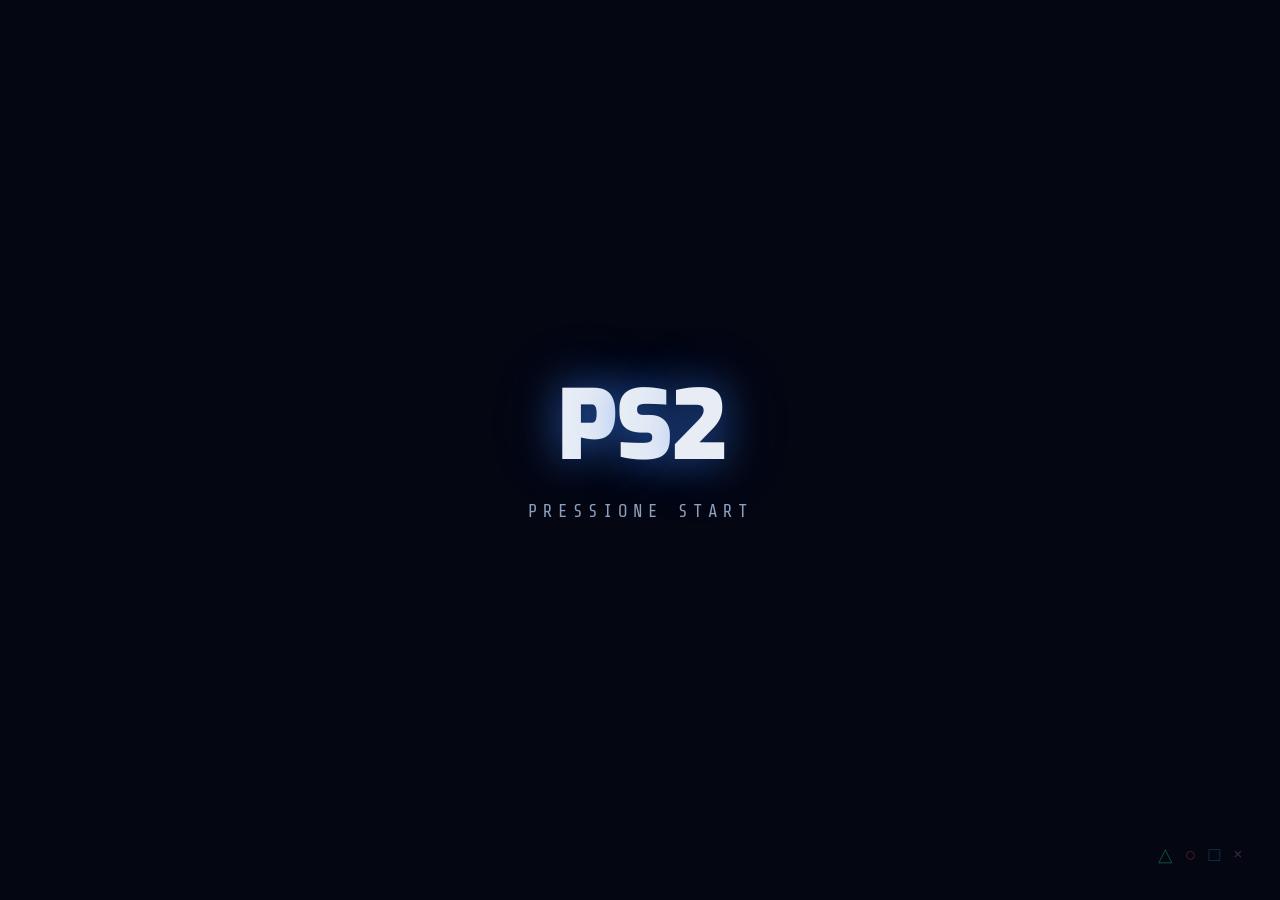
<file: index.html>
<!doctype html>
<html lang="pt-BR">
  <head>
    <meta charset="UTF-8" />
    <meta name="viewport" content="width=device-width, initial-scale=1.0" />
    <link rel="stylesheet" href="/public/css/style.css" />
    <link rel="preconnect" href="https://fonts.googleapis.com" />
    <link rel="preconnect" href="https://fonts.gstatic.com" crossorigin />
    <link
      href="https://fonts.googleapis.com/css2?family=Exo:ital,wght@0,100..900;1,100..900&family=Share+Tech+Mono&display=swap"
      rel="stylesheet"
    />
    <title>Allan Fernandes — Portfólio</title>
  </head>
  <body>
    <!-- Background canvas (PS2 waves) -->
    <canvas id="ps2-bg"></canvas>

    <!-- ① Start Screen -->
    <div class="start-screen" id="startScreen" role="button" tabindex="0" aria-label="Pressione para entrar">
      <div class="start-logo">
        <div class="ps2-logo">
          <span>P</span><span>S</span><span>2</span>
        </div>
        <p class="start-hint">Pressione Start</p>
      </div>
      <div class="ps2-buttons">
        <span style="color:#2ecc71">△</span>
        <span style="color:#e74c3c">○</span>
        <span style="color:#3498db">□</span>
        <span style="color:#9b59b6">×</span>
      </div>
    </div>

    <!-- ② Intro Text -->
    <div class="intro-screen" id="introScreen" aria-hidden="true">
      <div class="intro-content">
        <p class="intro-sub">Bem-vindo ao portfólio de</p>
        <h1 class="intro-title">Allan Fernandes</h1>
        <p class="intro-role">Desenvolvedor Full Stack</p>
      </div>
    </div>

    <!-- ③ Main Menu -->
    <main id="mainContent">
      <header class="main-header">
        <div class="header-title">
          <span class="ps-icon">⬡</span>
          <h1>Allan Fernandes</h1>
        </div>
        <div class="header-date" id="headerDate"></div>
      </header>

      <section class="menu-section">
        <span class="menu-label">// Menu Principal</span>

        <div class="memory-card">
          <!-- Sobre Mim -->
          <a class="cards" href="/sobre-mim.html">
            <div class="card-icon">
              <img src="/public/img/icons/icons8-sobre-mim-100.png" alt="" />
            </div>
            <div class="card-info">
              <p class="card-title">Sobre Mim</p>
              <p class="card-desc">Quem sou eu</p>
            </div>
            <span class="card-btn">○</span>
          </a>

          <!-- Projetos -->
          <a class="cards" href="/projetos.html">
            <div class="card-icon">
              <img src="/public/img/icons/icons8-codigo-100.png" alt="" />
            </div>
            <div class="card-info">
              <p class="card-title">Projetos</p>
              <p class="card-desc">Meu trabalho</p>
            </div>
            <span class="card-btn">○</span>
          </a>

          <!-- Contato -->
          <a class="cards" href="/contato.html">
            <div class="card-icon">
              <div class="contact-icon">✉</div>
            </div>
            <div class="card-info">
              <p class="card-title">Contato</p>
              <p class="card-desc">Fale comigo</p>
            </div>
            <span class="card-btn">○</span>
          </a>
        </div>
      </section>

      <footer class="main-footer">
        <span>© 2025 Allan Fernandes</span>
        <div class="footer-controls">
          <span><span class="btn-x">×</span> Sair</span>
          <span><span class="btn-o">○</span> Selecionar</span>
        </div>
      </footer>
    </main>

    <script src="/public/js/ps2-bg.js" defer></script>
    <script src="/public/js/StartScreen.js" defer></script>
  </body>
</html>
</file>
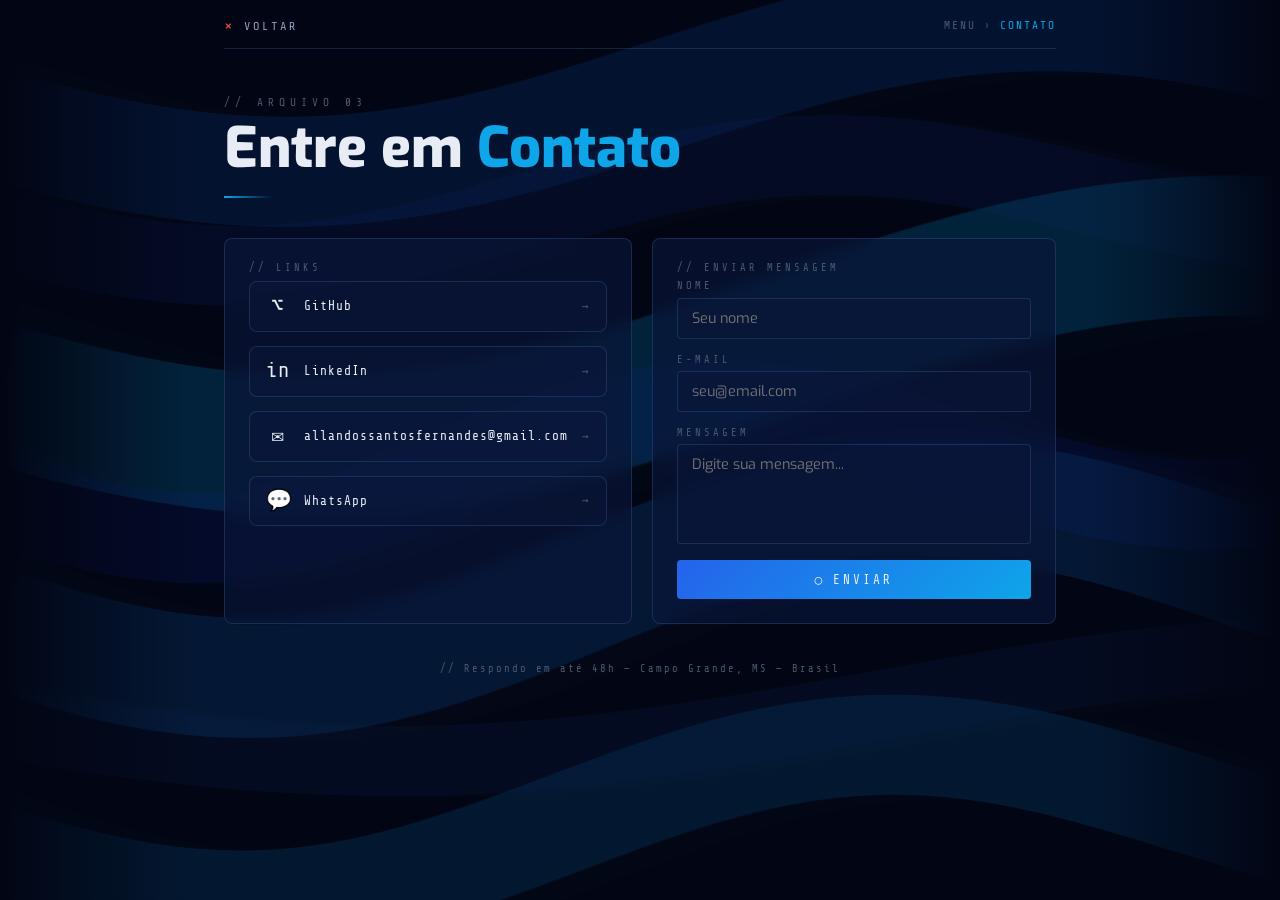
<file: contato.html>
<!doctype html>
<html lang="pt-BR">
  <head>
    <meta charset="UTF-8" />
    <meta name="viewport" content="width=device-width, initial-scale=1.0" />
    <link rel="stylesheet" href="/public/css/style.css" />
    <link rel="preconnect" href="https://fonts.googleapis.com" />
    <link rel="preconnect" href="https://fonts.gstatic.com" crossorigin />
    <link
      href="https://fonts.googleapis.com/css2?family=Exo:ital,wght@0,100..900;1,100..900&family=Share+Tech+Mono&display=swap"
      rel="stylesheet"
    />
    <title>Contato — Allan Fernandes</title>
    <style>
      body { overflow: auto; }
    </style>
  </head>
  <body>
    <canvas id="ps2-bg"></canvas>

    <div class="page-wrapper">

      <!-- Nav -->
      <nav class="page-nav">
        <a class="nav-back" href="/index.html">
          <span class="btn-symbol">×</span> Voltar
        </a>
        <span class="nav-breadcrumb">MENU &rsaquo; <span>CONTATO</span></span>
      </nav>

      <!-- Header -->
      <header class="page-header">
        <span class="page-section-label">// Arquivo 03</span>
        <h1 class="page-title">Entre em <span class="accent">Contato</span></h1>
        <div class="page-divider"></div>
      </header>

      <!-- Content Grid -->
      <div class="contact-grid">

        <!-- Links sociais -->
        <div class="ps-card">
          <span class="ps-card-label">// Links</span>
          <div class="contact-links-list">

            <!-- Edite os hrefs abaixo com seus links reais -->
            <a class="contact-link" href="https://github.com/" target="_blank" rel="noopener">
              <span class="cl-icon">⌥</span>
              <span class="cl-label">GitHub</span>
              <span class="cl-arrow">→</span>
            </a>

            <a class="contact-link" href="https://www.linkedin.com/in/allan-fernandes-665396230/" target="_blank" rel="noopener">
              <span class="cl-icon">in</span>
              <span class="cl-label">LinkedIn</span>
              <span class="cl-arrow">→</span>
            </a>

            <a class="contact-link" href="allandossantosfernandes@gmail.com">
              <span class="cl-icon">✉</span>
              <span class="cl-label">allandossantosfernandes@gmail.com</span>
              <span class="cl-arrow">→</span>
            </a>

            <a class="contact-link" href="https://wa.me/5567991813254" target="_blank" rel="noopener">
              <span class="cl-icon">💬</span>
              <span class="cl-label">WhatsApp</span>
              <span class="cl-arrow">→</span>
            </a>

          </div>
        </div>

        <!-- Formulário -->
        <div class="ps-card">
          <span class="ps-card-label">// Enviar Mensagem</span>
          <div class="contact-form" id="contactForm">
            <div class="form-group">
              <label for="cf-name">Nome</label>
              <input type="text" id="cf-name" placeholder="Seu nome" autocomplete="off" />
            </div>

            <div class="form-group">
              <label for="cf-email">E-mail</label>
              <input type="email" id="cf-email" placeholder="seu@email.com" autocomplete="off" />
            </div>

            <div class="form-group">
              <label for="cf-msg">Mensagem</label>
              <textarea id="cf-msg" placeholder="Digite sua mensagem..."></textarea>
            </div>

            <button class="form-btn" id="sendBtn" type="button">
              <span>○</span> Enviar
            </button>

            <p id="formFeedback" style="font-family:var(--mono);font-size:0.75rem;color:var(--accent);display:none;text-align:center;letter-spacing:2px;"></p>
          </div>
        </div>

      </div><!-- /contact-grid -->

      <!-- Nota -->
      <p style="font-family:var(--mono);font-size:0.65rem;letter-spacing:2px;color:var(--silver-dim);margin-top:8px;text-align:center;">
        // Respondo em até 48h &mdash; Campo Grande, MS &mdash; Brasil
      </p>

    </div>

    <script src="/public/js/ps2-bg.js" defer></script>
    <script defer>
      /**
       * Formulário de contato — por padrão usa mailto:.
       * Para integrar com um backend / Formspree / EmailJS,
       * substitua a lógica dentro do sendBtn listener.
       */
      document.getElementById('sendBtn').addEventListener('click', () => {
        const name  = document.getElementById('cf-name').value.trim();
        const email = document.getElementById('cf-email').value.trim();
        const msg   = document.getElementById('cf-msg').value.trim();
        const fb    = document.getElementById('formFeedback');

        if (!name || !email || !msg) {
          fb.style.color = '#e74c3c';
          fb.textContent = '// Preencha todos os campos.';
          fb.style.display = 'block';
          return;
        }

        // Fallback: abre cliente de e-mail do usuário
        const subject = encodeURIComponent(`Contato via Portfólio — ${name}`);
        const body    = encodeURIComponent(`Nome: ${name}\nE-mail: ${email}\n\n${msg}`);
        window.location.href = `mailto:seuemail@email.com?subject=${subject}&body=${body}`;

        fb.style.color = 'var(--accent)';
        fb.textContent = '// Redirecionando para cliente de e-mail...';
        fb.style.display = 'block';
      });
    </script>
  </body>
</html>
</file>
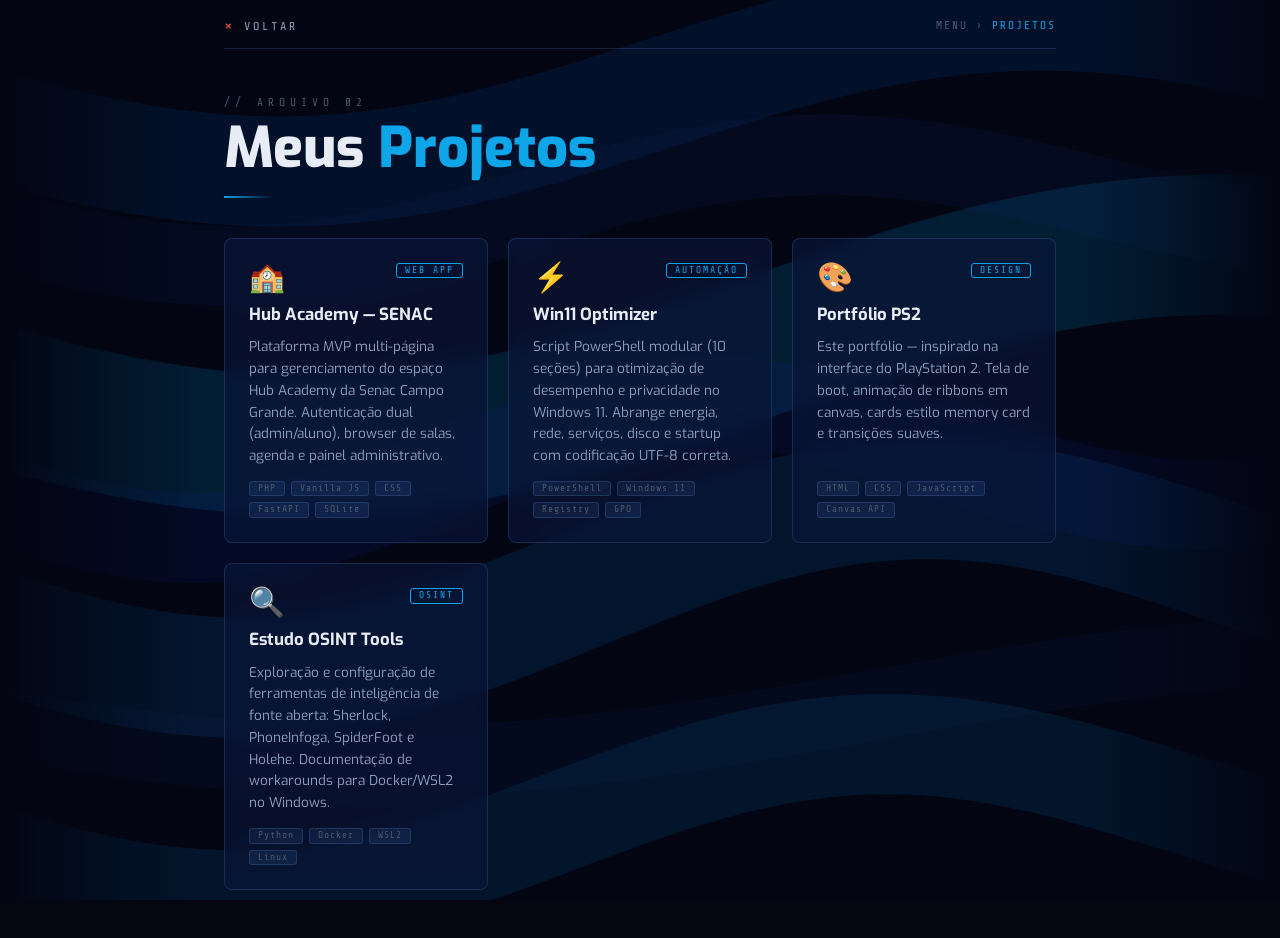
<file: projetos.html>
<!doctype html>
<html lang="pt-BR">
  <head>
    <meta charset="UTF-8" />
    <meta name="viewport" content="width=device-width, initial-scale=1.0" />
    <link rel="stylesheet" href="/public/css/style.css" />
    <link rel="preconnect" href="https://fonts.googleapis.com" />
    <link rel="preconnect" href="https://fonts.gstatic.com" crossorigin />
    <link
      href="https://fonts.googleapis.com/css2?family=Exo:ital,wght@0,100..900;1,100..900&family=Share+Tech+Mono&display=swap"
      rel="stylesheet"
    />
    <title>Projetos — Allan Fernandes</title>
    <style>
      body { overflow: auto; }
    </style>
  </head>
  <body>
    <canvas id="ps2-bg"></canvas>

    <div class="page-wrapper">

      <!-- Nav -->
      <nav class="page-nav">
        <a class="nav-back" href="/index.html">
          <span class="btn-symbol">×</span> Voltar
        </a>
        <span class="nav-breadcrumb">MENU &rsaquo; <span>PROJETOS</span></span>
      </nav>

      <!-- Header -->
      <header class="page-header">
        <span class="page-section-label">// Arquivo 02</span>
        <h1 class="page-title">Meus <span class="accent">Projetos</span></h1>
        <div class="page-divider"></div>
      </header>

      <!-- Projects grid -->
      <div class="projects-grid" id="projectsGrid">
        <!-- Renderizado por JS abaixo -->
      </div>

    </div>

    <script src="/public/js/ps2-bg.js" defer></script>
    <script defer>
      /**
       * EDITE OS PROJETOS ABAIXO.
       * Campos: icon (emoji), tag, title, desc, stack (array), link (URL ou '')
       */
      const projects = [
        {
          icon: '🏫',
          tag: 'Web App',
          title: 'Hub Academy — SENAC',
          desc: 'Plataforma MVP multi-página para gerenciamento do espaço Hub Academy da Senac Campo Grande. Autenticação dual (admin/aluno), browser de salas, agenda e painel administrativo.',
          stack: ['PHP', 'Vanilla JS', 'CSS', 'FastAPI', 'SQLite'],
          link: '',
        },
        {
          icon: '⚡',
          tag: 'Automação',
          title: 'Win11 Optimizer',
          desc: 'Script PowerShell modular (10 seções) para otimização de desempenho e privacidade no Windows 11. Abrange energia, rede, serviços, disco e startup com codificação UTF-8 correta.',
          stack: ['PowerShell', 'Windows 11', 'Registry', 'GPO'],
          link: '',
        },
        {
          icon: '🎨',
          tag: 'Design',
          title: 'Portfólio PS2',
          desc: 'Este portfólio — inspirado na interface do PlayStation 2. Tela de boot, animação de ribbons em canvas, cards estilo memory card e transições suaves.',
          stack: ['HTML', 'CSS', 'JavaScript', 'Canvas API'],
          link: '',
        },
        {
          icon: '🔍',
          tag: 'OSINT',
          title: 'Estudo OSINT Tools',
          desc: 'Exploração e configuração de ferramentas de inteligência de fonte aberta: Sherlock, PhoneInfoga, SpiderFoot e Holehe. Documentação de workarounds para Docker/WSL2 no Windows.',
          stack: ['Python', 'Docker', 'WSL2', 'Linux'],
          link: '',
        },
        /* ── Adicione mais projetos aqui ── */
        /*
        {
          icon: '🌐',
          tag: 'Tag',
          title: 'Nome do Projeto',
          desc: 'Descrição do projeto.',
          stack: ['Tech1', 'Tech2'],
          link: 'https://github.com/seu-usuario/projeto',
        },
        */
      ];

      const grid = document.getElementById('projectsGrid');

      projects.forEach((p, i) => {
        const linkHTML = p.link
          ? `<a class="project-link" href="${p.link}" target="_blank" rel="noopener">
               Ver projeto &rarr;
             </a>`
          : '';

        const stackHTML = p.stack
          .map(s => `<span class="stack-badge">${s}</span>`)
          .join('');

        grid.insertAdjacentHTML('beforeend', `
          <article class="ps-card project-card" style="opacity:0;transform:translateY(20px);transition:opacity 0.4s ease ${i * 0.1}s,transform 0.4s ease ${i * 0.1}s">
            <div class="project-card-top">
              <span class="project-icon">${p.icon}</span>
              <span class="project-tag">${p.tag}</span>
            </div>
            <h2 class="project-title">${p.title}</h2>
            <p class="project-desc">${p.desc}</p>
            <div class="project-stack">${stackHTML}</div>
            ${linkHTML}
          </article>
        `);
      });

      // Trigger reveal animation
      requestAnimationFrame(() => {
        setTimeout(() => {
          document.querySelectorAll('.project-card').forEach(el => {
            el.style.opacity = '1';
            el.style.transform = 'translateY(0)';
          });
        }, 100);
      });
    </script>
  </body>
</html>
</file>
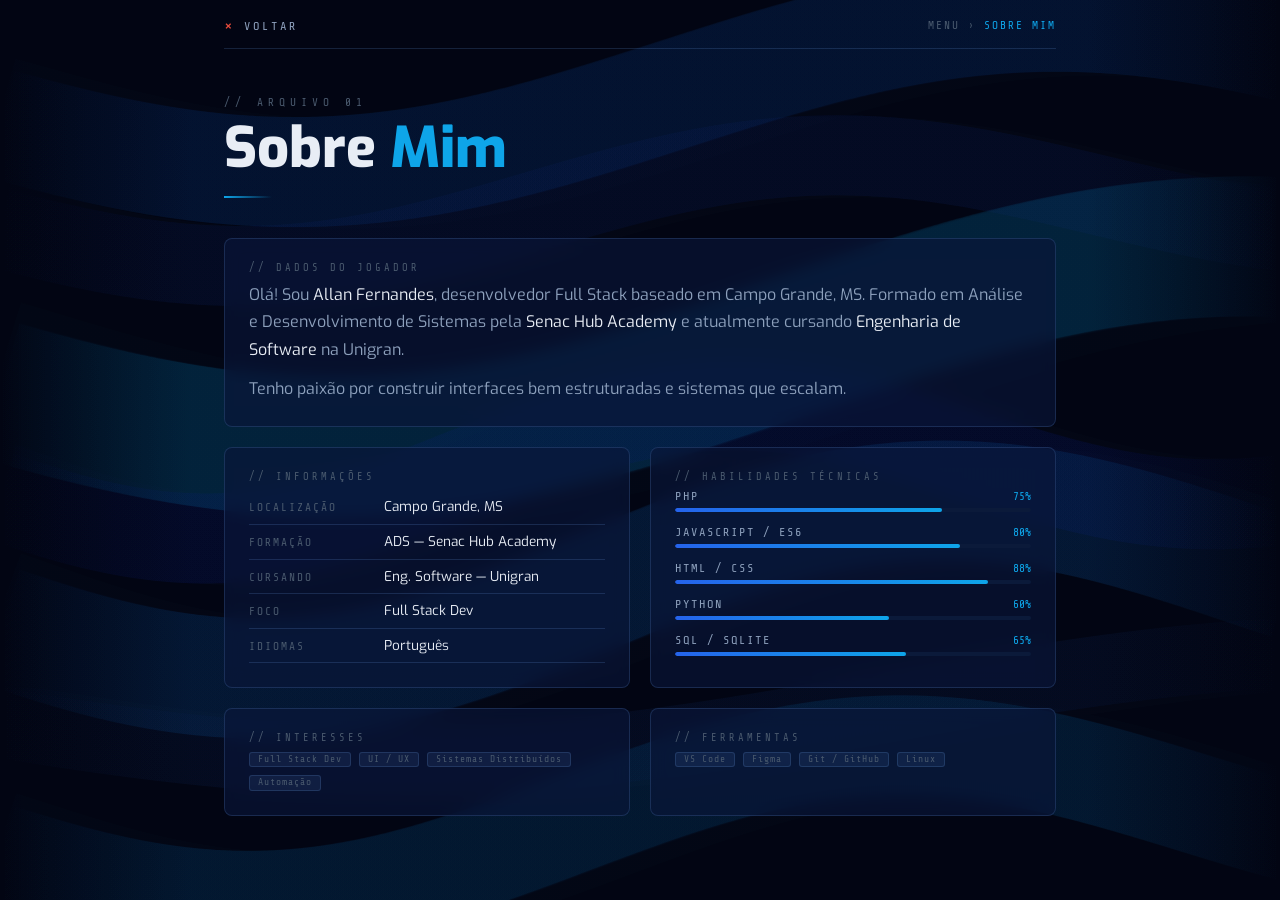
<file: sobre-mim.html>
<!doctype html>
<html lang="pt-BR">
  <head>
    <meta charset="UTF-8" />
    <meta name="viewport" content="width=device-width, initial-scale=1.0" />
    <link rel="stylesheet" href="/public/css/style.css" />
    <link rel="preconnect" href="https://fonts.googleapis.com" />
    <link rel="preconnect" href="https://fonts.gstatic.com" crossorigin />
    <link
      href="https://fonts.googleapis.com/css2?family=Exo:ital,wght@0,100..900;1,100..900&family=Share+Tech+Mono&display=swap"
      rel="stylesheet"
    />
    <title>Sobre Mim — Allan Fernandes</title>
    <style>
      body { overflow: auto; }
    </style>
  </head>
  <body>
    <canvas id="ps2-bg"></canvas>

    <div class="page-wrapper">

      <!-- Nav -->
      <nav class="page-nav">
        <a class="nav-back" href="/index.html">
          <span class="btn-symbol">×</span> Voltar
        </a>
        <span class="nav-breadcrumb">MENU &rsaquo; <span>SOBRE MIM</span></span>
      </nav>

      <!-- Header -->
      <header class="page-header">
        <span class="page-section-label">// Arquivo 01</span>
        <h1 class="page-title">Sobre <span class="accent">Mim</span></h1>
        <div class="page-divider"></div>
      </header>

      <!-- Bio -->
      <div class="ps-card about-bio" style="margin-bottom: 20px;">
        <span class="ps-card-label">// Dados do Jogador</span>
        <p>
          Olá! Sou <strong style="color:var(--white)">Allan Fernandes</strong>, desenvolvedor Full Stack baseado em
          Campo Grande, MS. Formado em Análise e Desenvolvimento de Sistemas pela
          <strong style="color:var(--white)">Senac Hub Academy</strong> e atualmente cursando
          <strong style="color:var(--white)">Engenharia de Software</strong> na Unigran.
        </p>
        <p style="margin-top: 12px;">
          Tenho paixão por construir interfaces bem estruturadas e sistemas que escalam.
        </p>
        <!-- Edite o texto acima conforme necessário -->
      </div>

      <!-- Info Grid -->
      <div class="about-grid">

        <!-- Dados -->
        <div class="ps-card">
          <span class="ps-card-label">// Informações</span>
          <table class="data-table">
            <tr>
              <td>Localização</td>
              <td>Campo Grande, MS</td>
            </tr>
            <tr>
              <td>Formação</td>
              <td>ADS — Senac Hub Academy</td>
            </tr>
            <tr>
              <td>Cursando</td>
              <td>Eng. Software — Unigran</td>
            </tr>
            <tr>
              <td>Foco</td>
              <td>Full Stack Dev</td>
            </tr>
            <tr>
              <td>Idiomas</td>
              <td>Português</td>
            </tr>
          </table>
        </div>

        <!-- Skills -->
        <div class="ps-card">
          <span class="ps-card-label">// Habilidades Técnicas</span>
          <div class="skills-list" id="skillsList">
            <!-- renderizado por JS -->
          </div>
        </div>

        <!-- Interesses -->
        <div class="ps-card">
          <span class="ps-card-label">// Interesses</span>
          <div style="display:flex; flex-wrap:wrap; gap:8px; margin-top:4px;">
            <!-- Edite as tags abaixo -->
            <span class="stack-badge">Full Stack Dev</span>
            <span class="stack-badge">UI / UX</span>
            <span class="stack-badge">Sistemas Distribuídos</span>
            <span class="stack-badge">Automação</span>
          </div>
        </div>

        <!-- Ferramentas -->
        <div class="ps-card">
          <span class="ps-card-label">// Ferramentas</span>
          <div style="display:flex; flex-wrap:wrap; gap:8px; margin-top:4px;">
            <span class="stack-badge">VS Code</span>
            <span class="stack-badge">Figma</span>
            <span class="stack-badge">Git / GitHub</span>
            <span class="stack-badge">Linux</span>
          </div>
        </div>

      </div><!-- /about-grid -->

    </div><!-- /page-wrapper -->

    <script src="/public/js/ps2-bg.js" defer></script>
    <script defer>
      // Animate skill bars on page load
      const skills = [
        { name: 'PHP',    pct: 75 },
        { name: 'JavaScript / ES6', pct: 80 },
        { name: 'HTML / CSS',       pct: 88 },
        { name: 'Python', pct: 60 },
        { name: 'SQL / SQLite',     pct: 65 },
      ];
      // Edite as porcentagens acima conforme necessário

      const list = document.getElementById('skillsList');
      skills.forEach(s => {
        list.insertAdjacentHTML('beforeend', `
          <div class="skill-item">
            <div class="skill-header">
              <span class="skill-name">${s.name}</span>
              <span class="skill-pct">${s.pct}%</span>
            </div>
            <div class="skill-bar-track">
              <div class="skill-bar-fill" data-pct="${s.pct}"></div>
            </div>
          </div>
        `);
      });

      // Trigger animation after paint
      requestAnimationFrame(() => {
        setTimeout(() => {
          document.querySelectorAll('.skill-bar-fill').forEach(el => {
            el.style.width = el.dataset.pct + '%';
          });
        }, 200);
      });
    </script>
  </body>
</html>
</file>
<file: public/css/style.css>
@import url(reset.css);
@import url(intro.css);
@import url(memory-card.css);
@import url(pages.css);

/* =============================================
   DESIGN SYSTEM — PS2 Portfolio
   ============================================= */
:root {
  --bg:          #040612;
  --bg2:         #070d20;
  --blue-deep:   #0b1a3a;
  --blue-mid:    #163362;
  --blue-bright: #2563eb;
  --blue-glow:   #3b82f6;
  --blue-light:  #93c5fd;
  --white:       #e8edf5;
  --silver:      #8da0bc;
  --silver-dim:  #4a5a6e;
  --accent:      #0ea5e9;
  --accent-glow: rgba(14, 165, 233, 0.25);
  --border:      rgba(100, 150, 220, 0.2);
  --glass:       rgba(10, 22, 58, 0.65);
  --radius:      8px;

  --font:  'Exo', sans-serif;
  --mono:  'Share Tech Mono', monospace;
}

/* === BASE === */
*,
*::before,
*::after {
  box-sizing: border-box;
}

html {
  scroll-behavior: smooth;
}

body {
  background-color: var(--bg);
  color: var(--white);
  font-family: var(--font);
  min-height: 100vh;
  overflow: hidden; /* unlocked after start */
}

/* === PS2 BG CANVAS === */
#ps2-bg {
  position: fixed;
  inset: 0;
  width: 100%;
  height: 100%;
  z-index: 0;
  pointer-events: none;
}

/* === MAIN LAYOUT === */
#mainContent {
  position: relative;
  z-index: 2;
  min-height: 100vh;
  display: flex;
  flex-direction: column;
  padding: 0 24px 24px;
}

/* === HEADER === */
.main-header {
  display: flex;
  align-items: center;
  justify-content: space-between;
  padding: 18px 0 14px;
  border-bottom: 1px solid var(--border);
  margin-bottom: 40px;
}

.header-title {
  display: flex;
  align-items: center;
  gap: 10px;
}

.header-title .ps-icon {
  color: var(--accent);
  font-size: 1.1rem;
}

.header-title h1 {
  font-size: 1rem;
  font-weight: 500;
  letter-spacing: 3px;
  text-transform: uppercase;
  color: var(--silver);
  font-family: var(--mono);
}

.header-date {
  font-family: var(--mono);
  font-size: 0.7rem;
  color: var(--silver-dim);
  letter-spacing: 2px;
}

/* === MENU LABEL === */
.menu-section {
  flex: 1;
  display: flex;
  flex-direction: column;
  align-items: center;
  justify-content: center;
  gap: 32px;
}

.menu-label {
  font-family: var(--mono);
  font-size: 0.75rem;
  letter-spacing: 4px;
  color: var(--silver-dim);
  text-transform: uppercase;
  align-self: flex-start;
  margin-left: 10px;
}

/* === FOOTER === */
.main-footer {
  display: flex;
  align-items: center;
  justify-content: space-between;
  padding: 14px 0 4px;
  border-top: 1px solid var(--border);
  font-family: var(--mono);
  font-size: 0.7rem;
  color: var(--silver-dim);
  letter-spacing: 1px;
}

.footer-controls {
  display: flex;
  gap: 20px;
}

.footer-controls span {
  display: flex;
  align-items: center;
  gap: 6px;
}

.btn-x  { color: #e74c3c; }
.btn-o  { color: var(--accent); }
.btn-sq { color: #9b59b6; }
.btn-tr { color: #2ecc71; }

/* === SCROLLBAR === */
::-webkit-scrollbar { width: 4px; }
::-webkit-scrollbar-track { background: var(--bg); }
::-webkit-scrollbar-thumb { background: var(--blue-mid); border-radius: 2px; }
</file>
